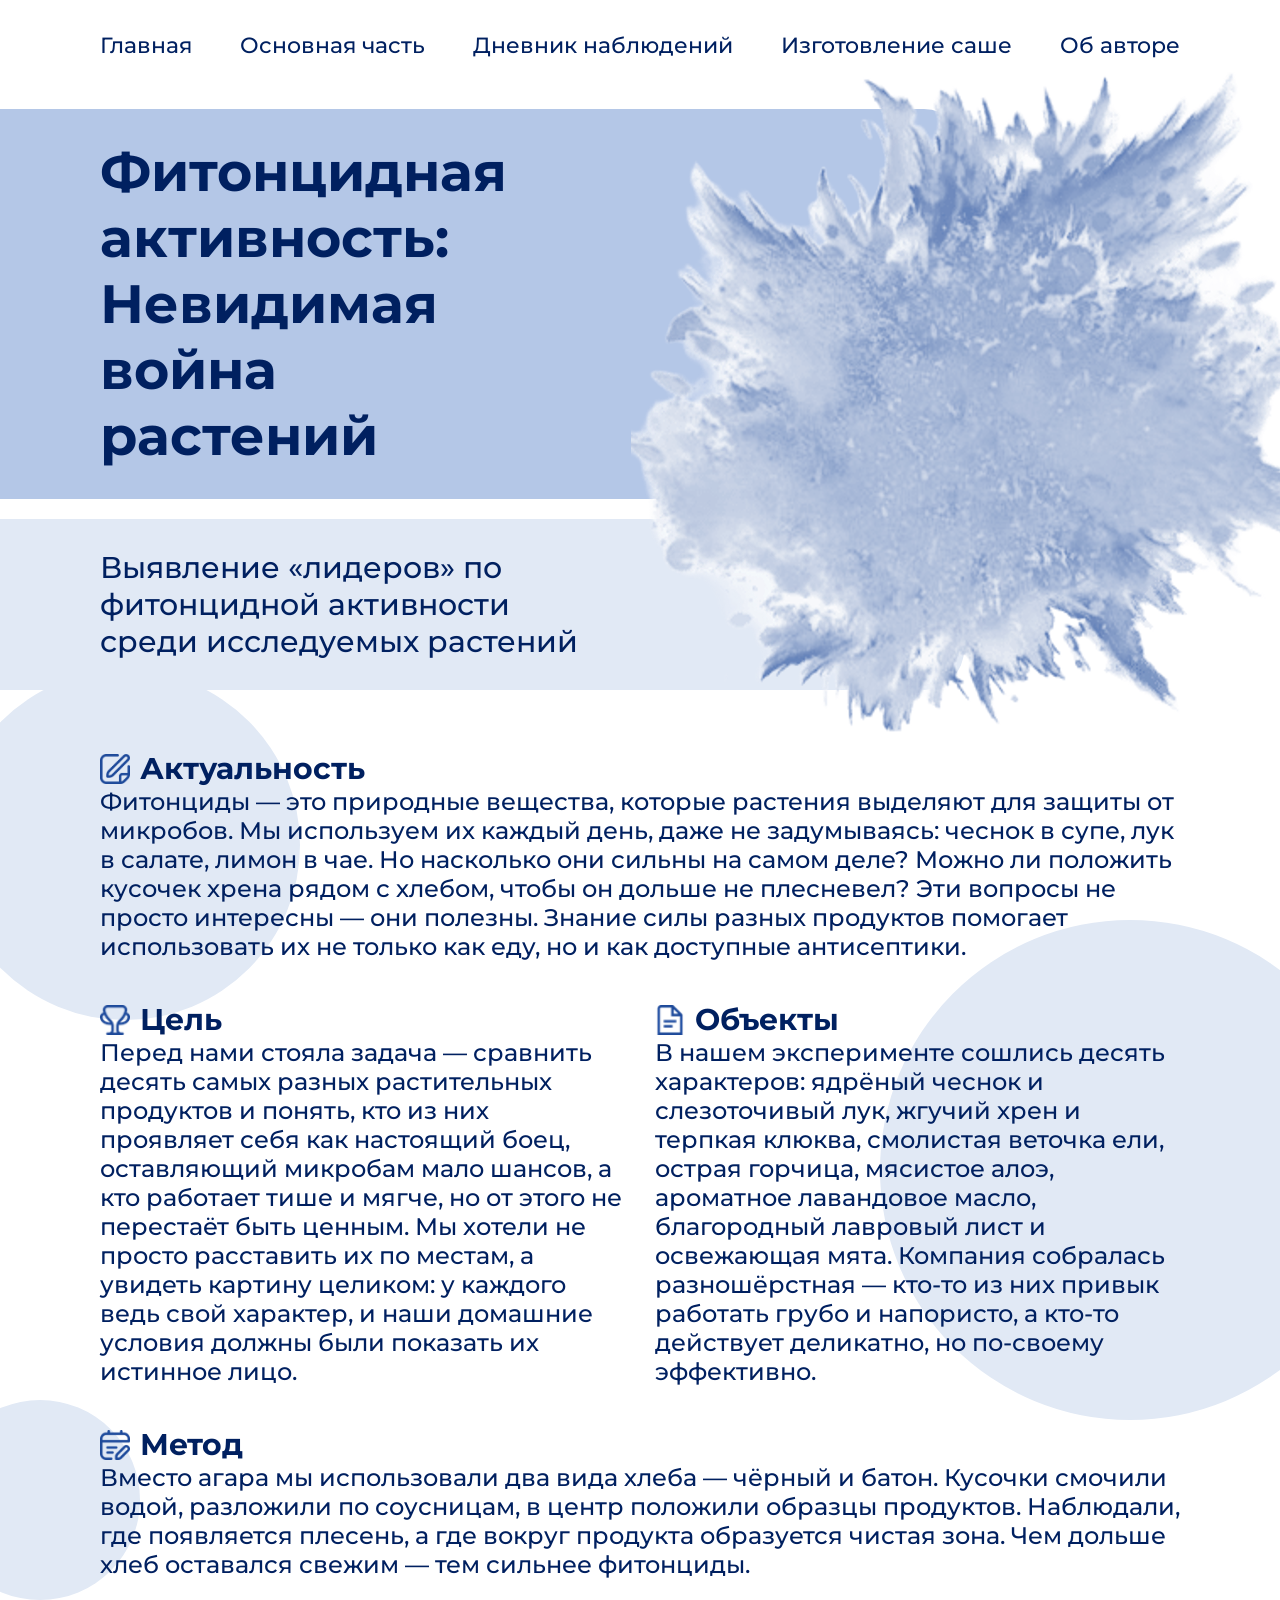
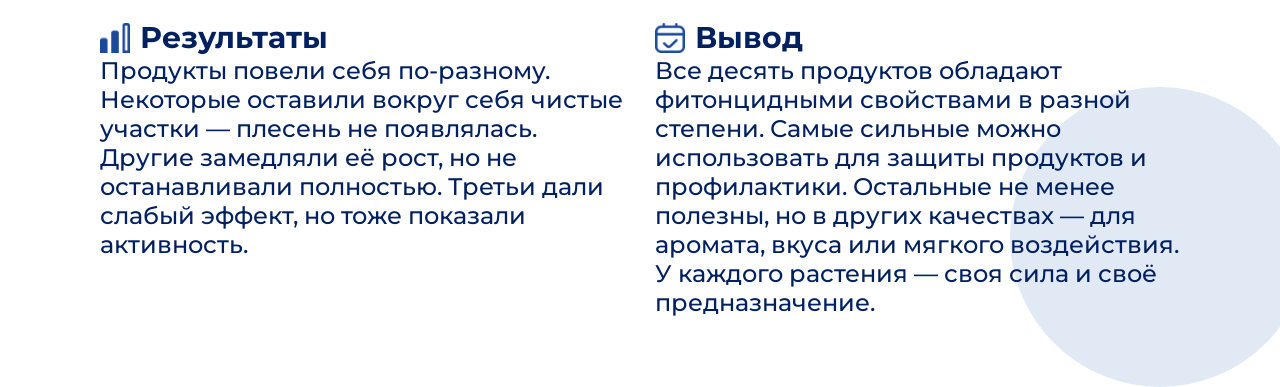
<file: index.html>
<!DOCTYPE html>
<html lang="ru">

<head>
    <meta charset="UTF-8">
    <title>Главная</title>
    <link rel="stylesheet" href="css/styles.css">
    <meta name="viewport" content="width=1200">
</head>

<body>
    <header>
        <nav>
            <ul class="header-lincs">
                <li class="header-linc"><a href="#">Главная</a></li>
                <li class="header-linc"><a href="mainPart.html">Основная часть</a></li>
                <li class="header-linc"><a href="noteboock.html">Дневник наблюдений</a></li>
                <li class="header-linc"><a href="sachet.html">Изготовление саше</a></li>
                <li class="header-linc"><a href="aboutUs.html">Об авторе</a></li>
            </ul>
        </nav>
    </header>

    <!-------------------->
    <!--СЕКЦИЯ ЗАГОЛОВОК-->
    <!-------------------->
    <section class="section-for-title">
        <div class="left">
            <div class="forH1">
                <h1 class="titleH1">
                    Фитонцидная активность: Невидимая война растений
                </h1>
            </div>
            <div class="forH3">
                <h3 class="titleH3">
                    Выявление «лидеров» по фитонцидной активности среди исследуемых растений
                </h3>
            </div>
        </div>
        <div class="right">
            <img src="img/img1.png" alt="img1">
        </div>
    </section>

    <!----------------------->
    <!--СЕКЦИЯ АКТУАЛЬНОСТЬ-->
    <!----------------------->
    <section class="section-for-actual">
        <article>
            <div class="title-with-icon">
                <img class="icon" src="img/icon1.png" alt="">
                <h2 class="titleH2">
                    Актуальность
                </h2>
            </div>
            <p class="text">
                Фитонциды — это природные вещества, которые растения выделяют для защиты от микробов. Мы используем их
                каждый день, даже не задумываясь: чеснок в супе, лук в салате, лимон в чае. Но насколько они сильны на
                самом
                деле? Можно ли положить кусочек хрена рядом с хлебом, чтобы он дольше не плесневел? Эти вопросы не
                просто
                интересны — они полезны. Знание силы разных продуктов помогает использовать их не только как еду, но и
                как
                доступные антисептики.
            </p>
        </article>
        <div class="deco1"></div>
        <div class="line">
            <article class="block">
                <div class="title-with-icon">
                    <img class="icon" src="img/icon2.png" alt="">
                    <h2 class="titleH2">
                        Цель
                    </h2>
                </div>
                <p class="text">
                    Перед нами стояла задача — сравнить десять самых разных растительных продуктов и понять, кто из них
                    проявляет себя как настоящий боец, оставляющий микробам мало шансов, а кто работает тише и мягче, но
                    от
                    этого не перестаёт быть ценным. Мы хотели не просто расставить их по местам, а увидеть картину
                    целиком:
                    у каждого ведь свой характер, и наши домашние условия должны были показать их истинное лицо.
                </p>
            </article>
            <article class="block">
                <div class="title-with-icon">
                    <img class="icon" src="img/icon3.png" alt="">
                    <h2 class="titleH2">
                        Объекты
                    </h2>
                </div>
                <p class="text">
                    В нашем эксперименте сошлись десять характеров: ядрёный чеснок и слезоточивый лук, жгучий хрен и
                    терпкая
                    клюква, смолистая веточка ели, острая горчица, мясистое алоэ, ароматное лавандовое масло,
                    благородный
                    лавровый лист и освежающая мята. Компания собралась разношёрстная — кто-то из них привык работать
                    грубо
                    и напористо, а кто-то действует деликатно, но по-своему эффективно.
                </p>
            </article>
        </div>

        <article>
            <div class="title-with-icon">
                <img class="icon" src="img/icon4.png" alt="">
                <h2 class="titleH2">
                    Метод
                </h2>
            </div>
            <p class="text">
                Вместо агара мы использовали два вида хлеба — чёрный и батон. Кусочки смочили водой, разложили по
                соусницам, в центр положили образцы продуктов. Наблюдали, где появляется плесень, а где вокруг продукта
                образуется чистая зона. Чем дольше хлеб оставался свежим — тем сильнее фитонциды.

            </p>
        </article>
        <div class="deco2"></div>
        <div class="line">
            <article class="block">
                <div class="title-with-icon">
                    <img class="icon" src="img/icon5.png" alt="">
                    <h2 class="titleH2">
                        Результаты
                    </h2>
                </div>
                <p class="text">
                    Продукты повели себя по-разному. Некоторые оставили вокруг себя чистые участки — плесень не
                    появлялась. Другие замедляли её рост, но не останавливали полностью. Третьи дали слабый эффект, но
                    тоже показали активность.
                </p>
            </article>
            <article class="block">
                <div class="title-with-icon">
                    <img class="icon" src="img/icon6.png" alt="">
                    <h2 class="titleH2">
                        Вывод
                    </h2>
                </div>
                <p class="text">
                    Все десять продуктов обладают фитонцидными свойствами в разной степени. Самые сильные можно
                    использовать для защиты продуктов и профилактики. Остальные не менее полезны, но в других качествах
                    — для аромата, вкуса или мягкого воздействия. У каждого растения — своя сила и своё предназначение.
                </p>
            </article>
        </div>
    </section>

</body>

</html>
</file>
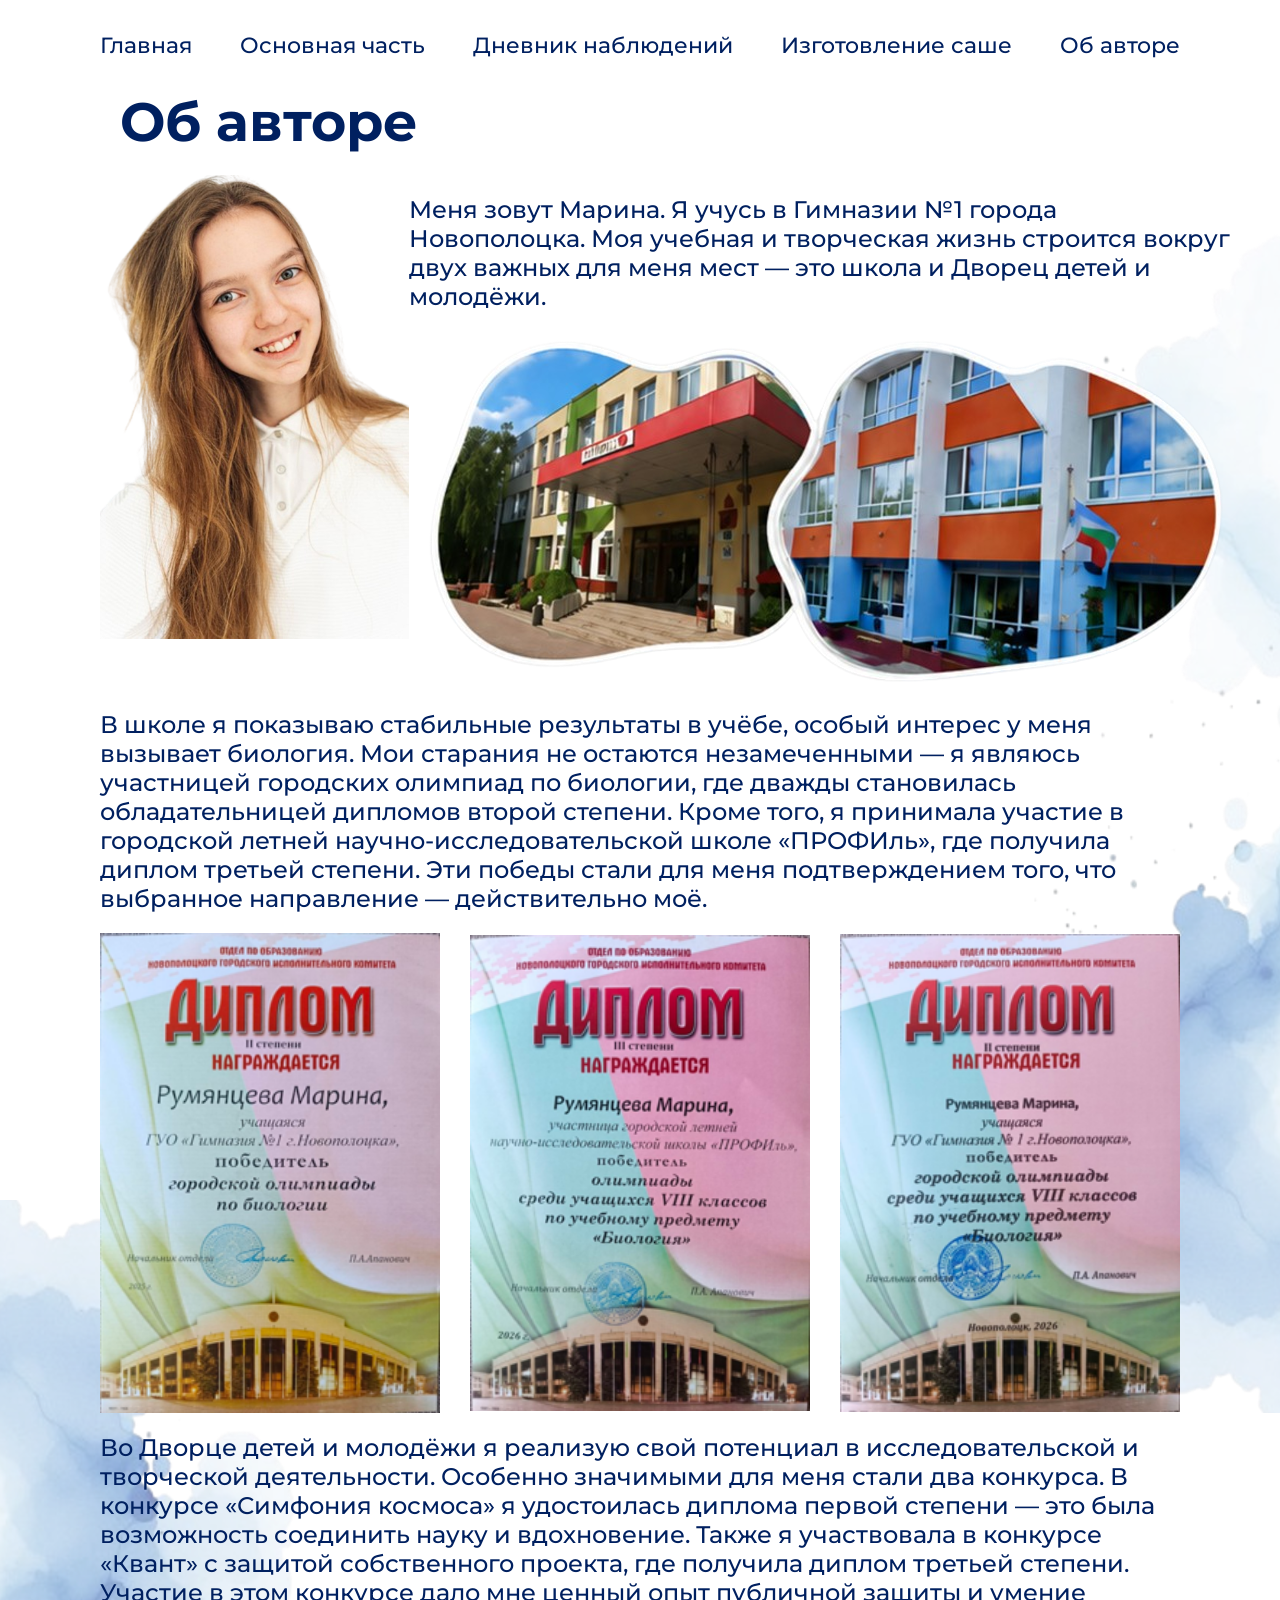
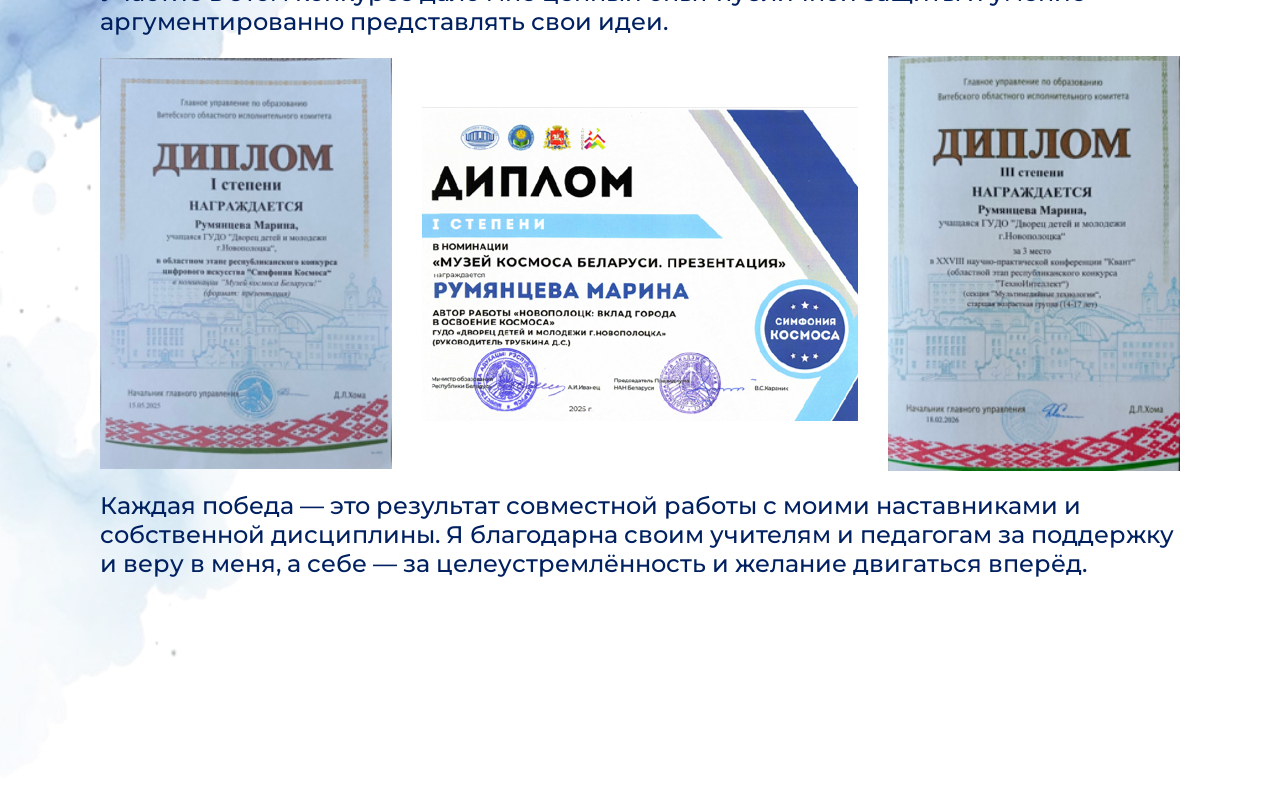
<file: aboutUs.html>
<!DOCTYPE html>
<html lang="ru">

<head>
    <meta charset="UTF-8">
    
    <meta name="viewport" content="width=1200">
    <title>Об авторе</title>
    <link rel="stylesheet" href="css/styles.css">
</head>

<body>
    <header>
        <nav>
            <ul class="header-lincs">
                <li class="header-linc"><a href="index.html">Главная</a></li>
                <li class="header-linc"><a href="mainPart.html">Основная часть</a></li>
                <li class="header-linc"><a href="noteboock.html">Дневник наблюдений</a></li>
                <li class="header-linc"><a href="sachet.html">Изготовление саше</a></li>
                <li class="header-linc"><a href="#">Об авторе</a></li>
            </ul>
        </nav>
    </header>

    <section class="about-us">
        <h1 class="titleH1">
            Об авторе
        </h1>
        
        <div class="line">
            <div >
                <img src="img/марина.png" alt="Марина Румянцева">
            </div>
            <div class="block">
                <p class="text">Меня зовут Марина. Я учусь в Гимназии №1 города Новополоцка. Моя учебная и творческая
                    жизнь строится вокруг двух важных для меня мест — это школа и Дворец детей и молодёжи.</p>
                <img src="img/гуо и гудо.png" alt="места учреждения образования">
            </div>
        </div>
        <p class="text">В школе я показываю стабильные результаты в учёбе, особый интерес у меня вызывает биология. Мои
            старания не остаются незамеченными — я являюсь участницей городских олимпиад по биологии, где дважды
            становилась обладательницей дипломов второй степени. Кроме того, я принимала участие в городской летней
            научно-исследовательской школе «ПРОФИль», где получила диплом третьей степени. Эти победы стали для меня
            подтверждением того, что выбранное направление — действительно моё.
        </p>
        <div class="images deco1">
            <img src="img/диплом 1.png" alt="">
            <img src="img/диплом 2.png" alt="">
            <img src="img/диплом 3.png" alt="">
        </div>
        <p class="text">Во Дворце детей и молодёжи я реализую свой потенциал в исследовательской и творческой
            деятельности. Особенно значимыми для меня стали два конкурса. В конкурсе «Симфония космоса» я удостоилась
            диплома первой степени — это была возможность соединить науку и вдохновение. Также я участвовала в
            конкурсе «Квант» с защитой собственного проекта, где получила диплом третьей степени. Участие в этом
            конкурсе дало мне ценный опыт публичной защиты и умение аргументированно представлять свои идеи.
        </p>
        <div class="images deco2">
            <img src="img/диплом 4.png" alt="">
            <img src="img/диплом 6.png" alt="">
            <img src="img/диплом 5.png" alt="">
        </div>
        <p class="text">Каждая победа — это результат совместной работы с моими наставниками и собственной дисциплины. Я
            благодарна своим учителям и педагогам за поддержку и веру в меня, а себе — за целеустремлённость и желание
            двигаться вперёд.
        </p>
    </section>
</body>

</html>
</file>
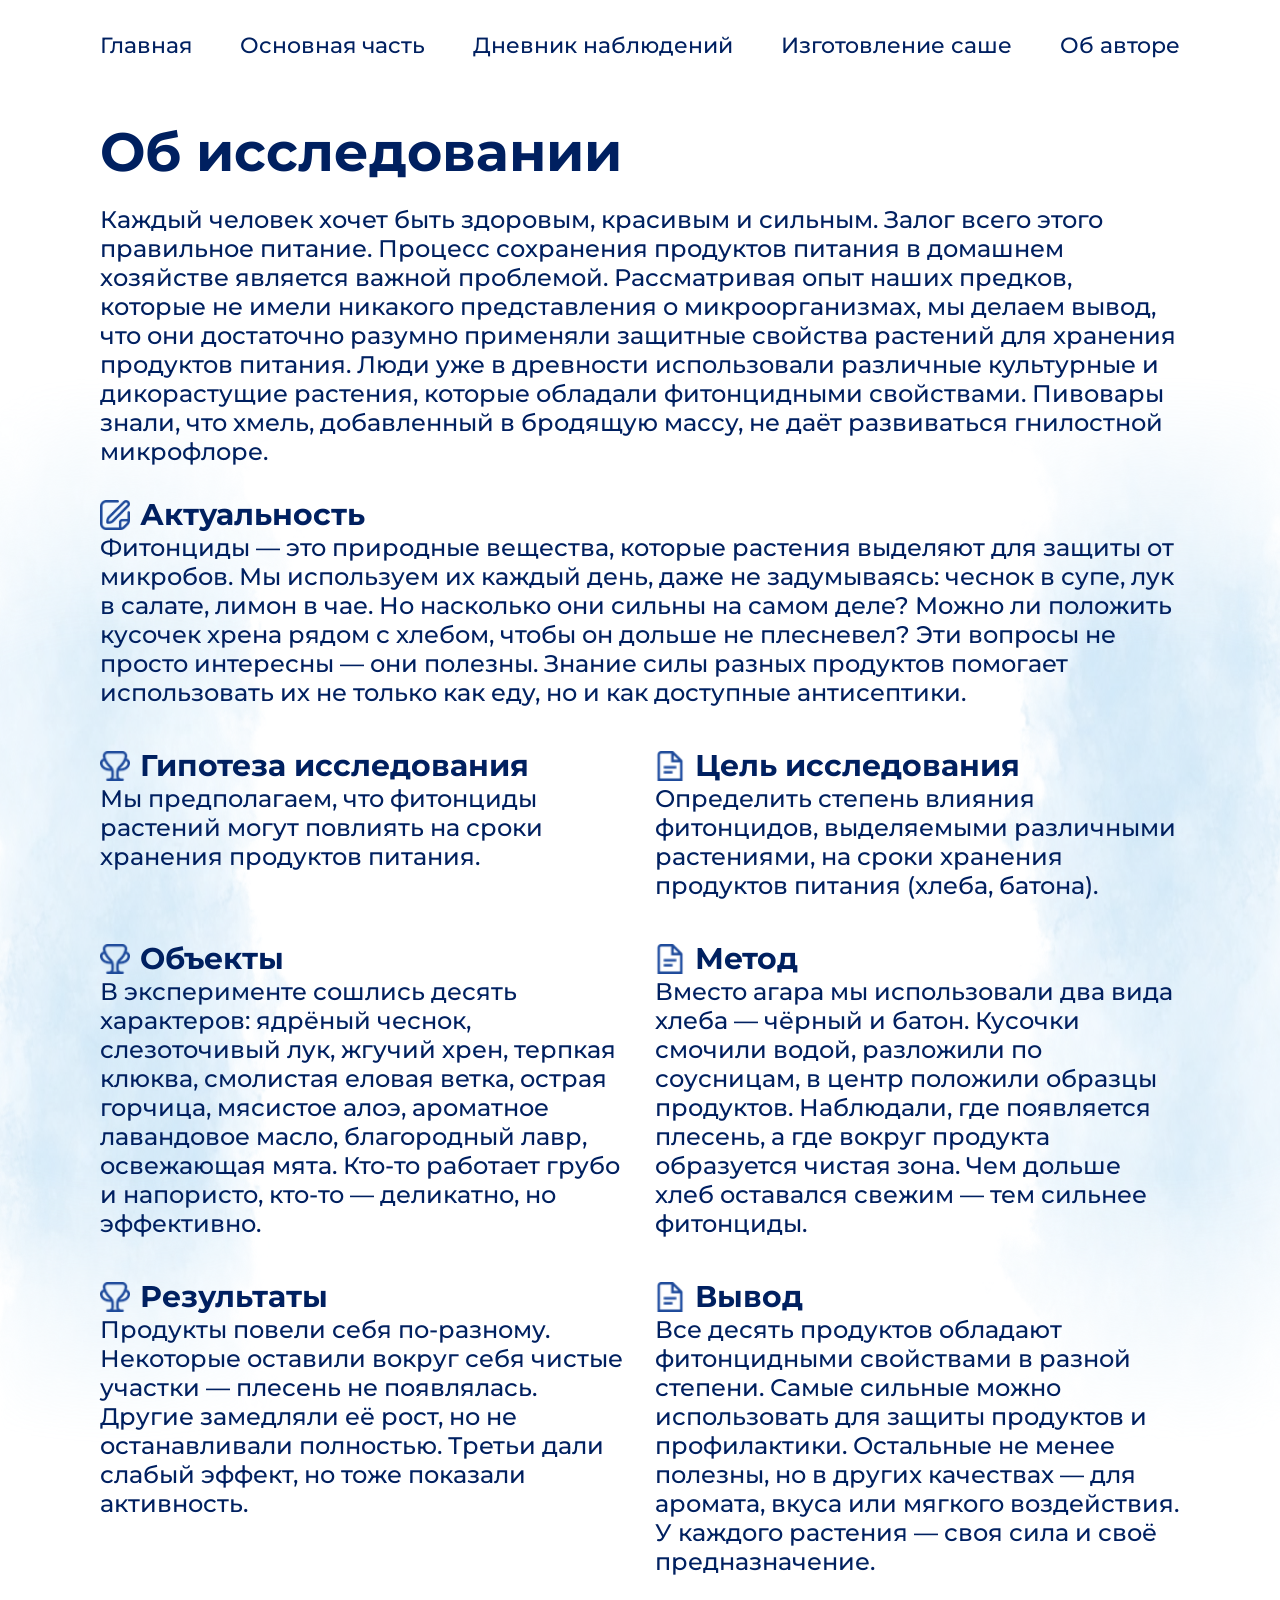
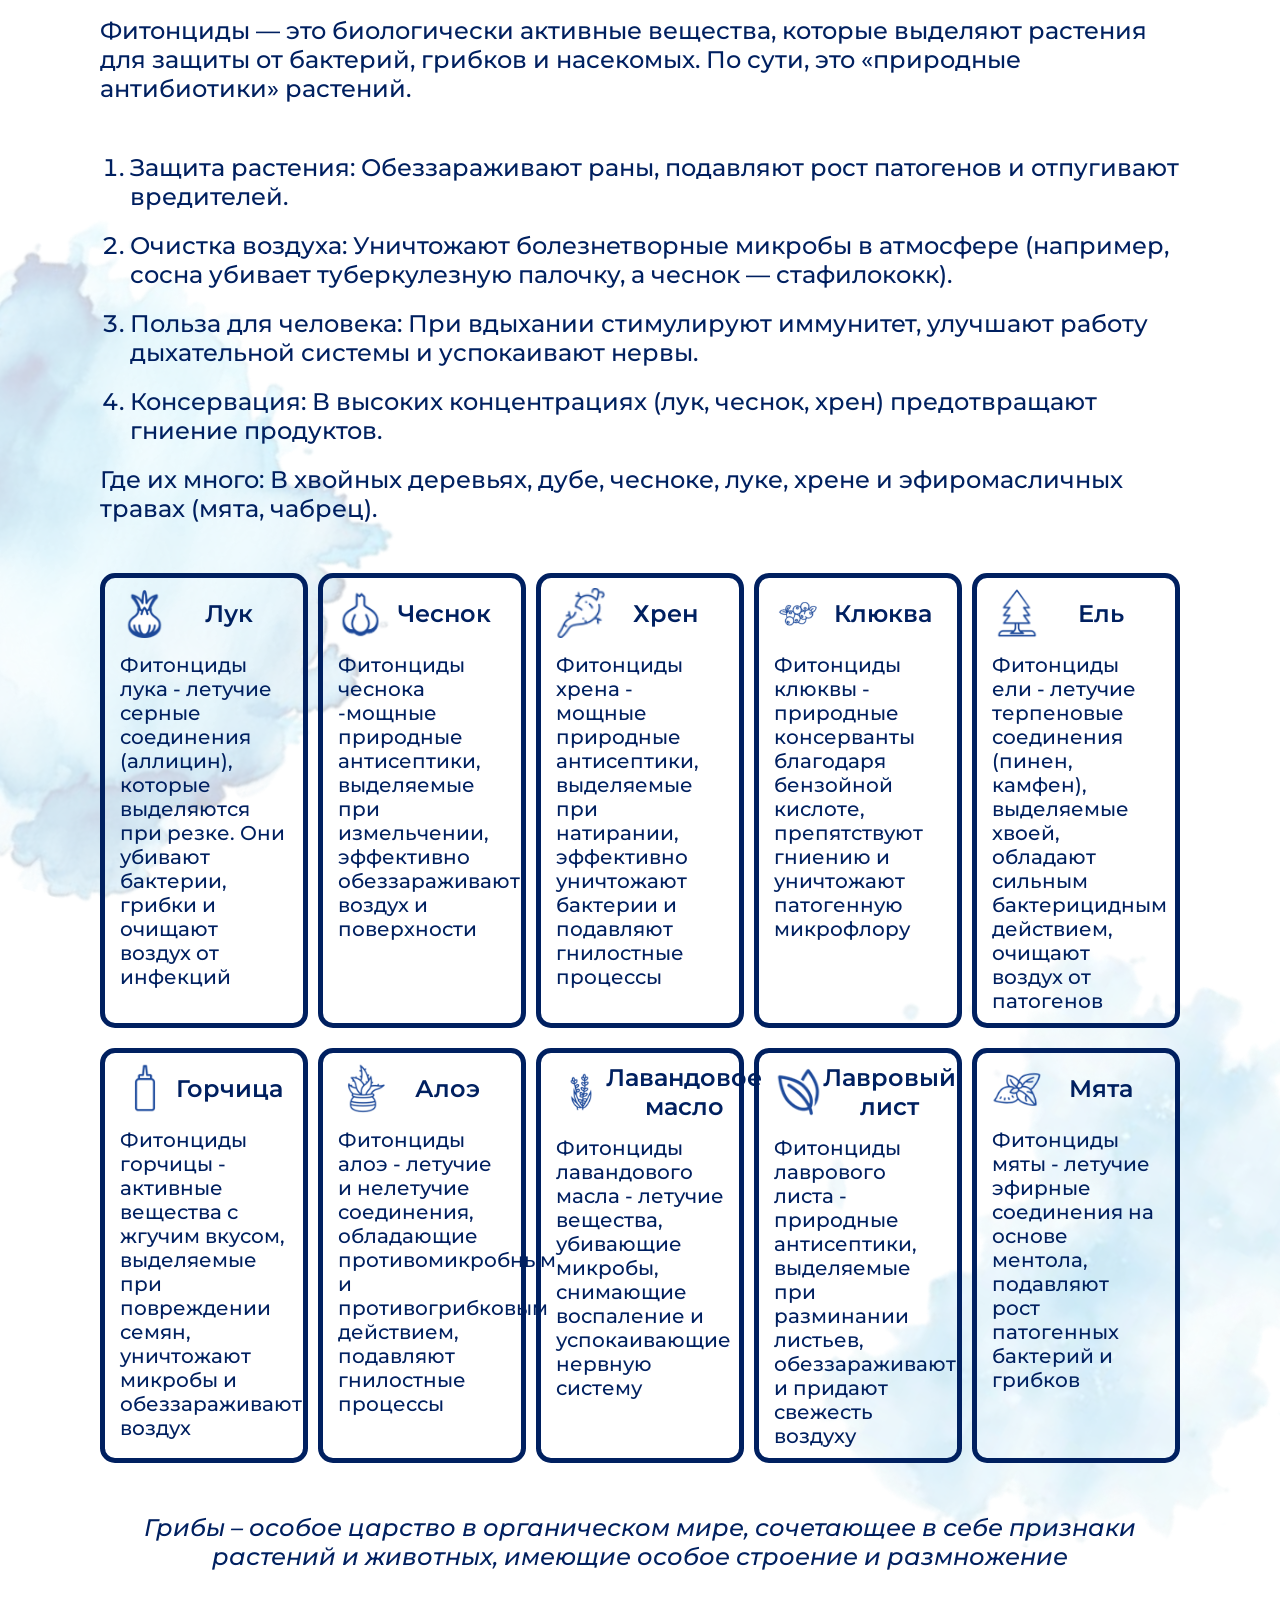
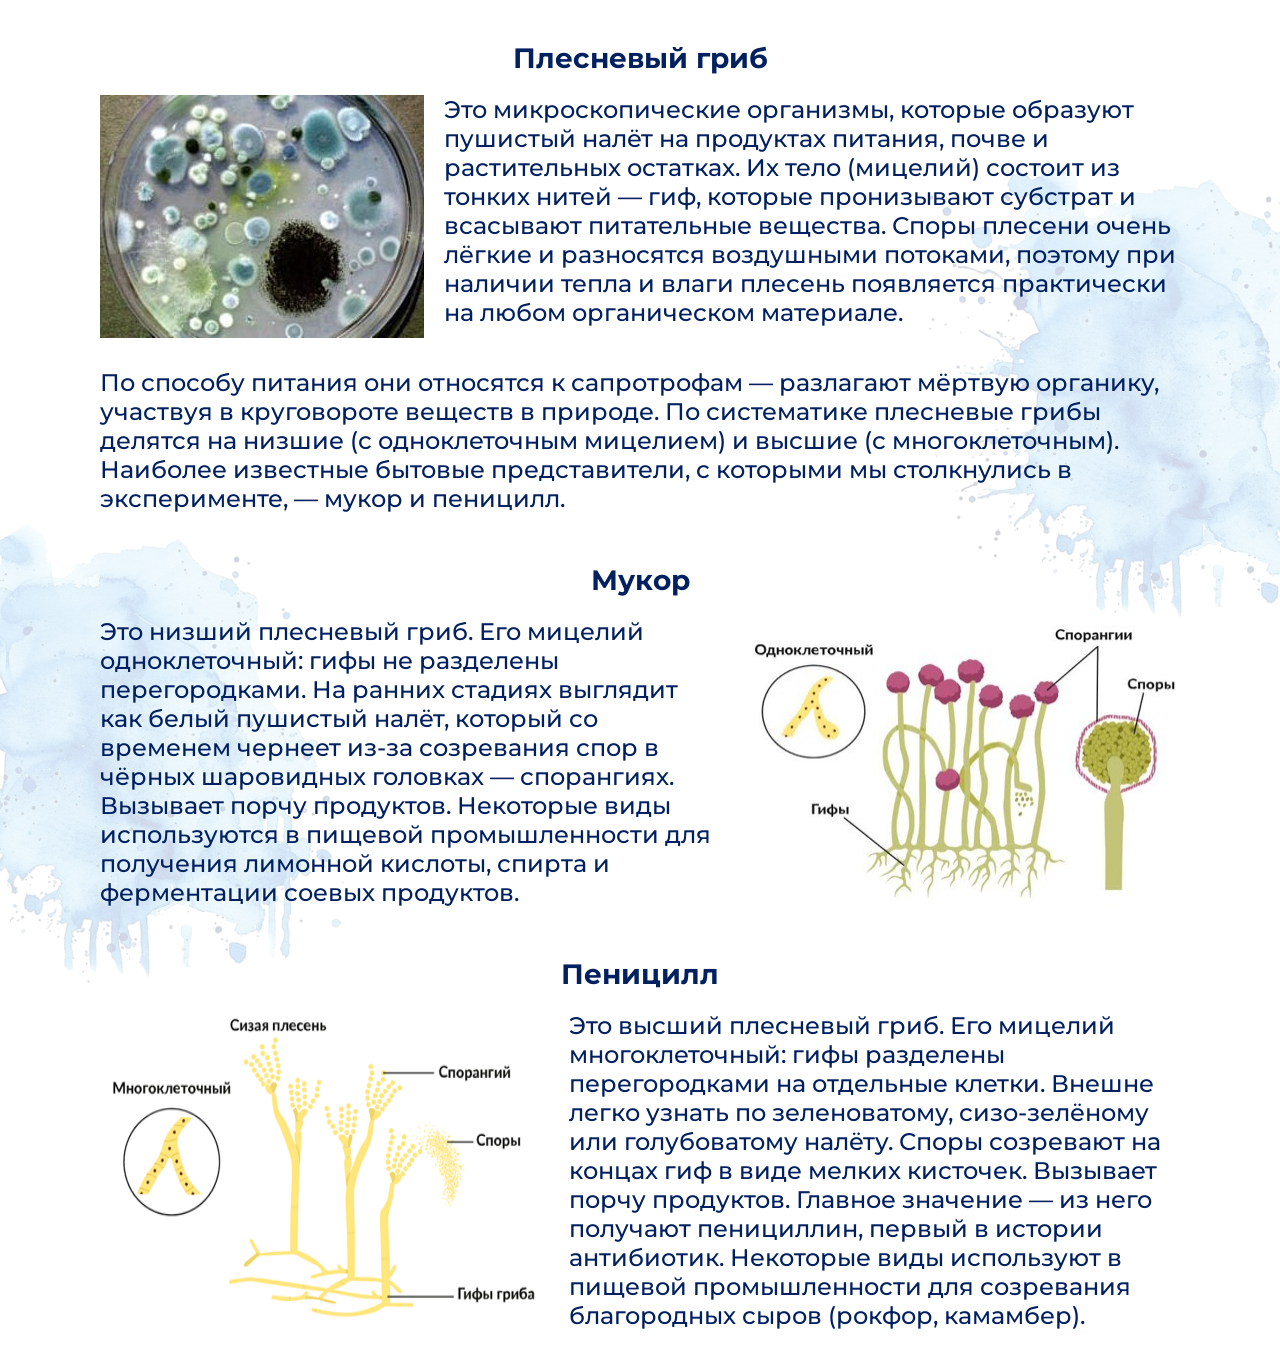
<file: mainPart.html>
<!DOCTYPE html>
<html lang="ru">

<head>
    <meta charset="UTF-8">
    
    <meta name="viewport" content="width=1200">
    <title>Основная часть</title>
    <link rel="stylesheet" href="css/styles.css">
</head>

<body>
    <header>
        <nav>
            <ul class="header-lincs">
                <li class="header-linc"><a href="index.html">Главная</a></li>
                <li class="header-linc"><a href="#">Основная часть</a></li>
                <li class="header-linc"><a href="noteboock.html">Дневник наблюдений</a></li>
                <li class="header-linc"><a href="sachet.html">Изготовление саше</a></li>
                <li class="header-linc"><a href="aboutUs.html">Об авторе</a></li>
            </ul>
        </nav>
    </header>

    <section class="section-main-part">
        <h1 class="titleH1">
            Об исследовании
        </h1>
        <p class="text">
            Каждый человек хочет быть здоровым, красивым и сильным. Залог всего этого правильное питание.
            Процесс сохранения продуктов питания в домашнем хозяйстве является важной проблемой.
            Рассматривая опыт наших предков, которые не имели никакого представления о микроорганизмах, мы делаем вывод,
            что они достаточно разумно применяли защитные свойства растений для хранения продуктов питания. Люди уже в
            древности использовали различные культурные и дикорастущие растения, которые обладали фитонцидными
            свойствами. Пивовары знали, что хмель, добавленный в бродящую массу, не даёт развиваться гнилостной
            микрофлоре.
        </p>
    </section>

    <section class="elemets">
        <article>
            <div class="title-with-icon">
                <img class="icon" src="img/icon1.png" alt="">
                <h2 class="titleH2">
                    Актуальность
                </h2>
            </div>
            <p class="text">
                Фитонциды — это природные вещества, которые растения выделяют для защиты от микробов. Мы используем их
                каждый день, даже не задумываясь: чеснок в супе, лук в салате, лимон в чае. Но насколько они сильны на
                самом деле? Можно ли положить кусочек хрена рядом с хлебом, чтобы он дольше не плесневел? Эти вопросы не
                просто интересны — они полезны. Знание силы разных продуктов помогает использовать их не только как еду,
                но и как доступные антисептики.
            </p>
        </article>
        <div class="line">
            <article class="block">
                <div class="title-with-icon">
                    <img class="icon" src="img/icon2.png" alt="">
                    <h2 class="titleH2">
                        Гипотеза исследования
                    </h2>
                </div>
                <p class="text">
                    Мы предполагаем, что фитонциды растений могут повлиять на сроки хранения продуктов питания.
                </p>
            </article>
            <article class="block">
                <div class="title-with-icon">
                    <img class="icon" src="img/icon3.png" alt="">
                    <h2 class="titleH2">
                        Цель исследования
                    </h2>
                </div>
                <p class="text">
                    Определить степень влияния фитонцидов, выделяемыми различными растениями, на сроки хранения
                    продуктов питания (хлеба, батона).
                </p>
            </article>
        </div>

        <div class="line">
            <article class="block">
                <div class="title-with-icon">
                    <img class="icon" src="img/icon2.png" alt="">
                    <h2 class="titleH2">
                        Объекты
                    </h2>
                </div>
                <p class="text">
                    В эксперименте сошлись десять характеров: ядрёный чеснок, слезоточивый лук, жгучий хрен, терпкая
                    клюква, смолистая еловая ветка, острая горчица, мясистое алоэ, ароматное лавандовое масло,
                    благородный лавр, освежающая мята. Кто-то работает грубо и напористо, кто-то — деликатно, но
                    эффективно.
                </p>
            </article>
            <article class="block">
                <div class="title-with-icon">
                    <img class="icon" src="img/icon3.png" alt="">
                    <h2 class="titleH2">
                        Метод
                    </h2>
                </div>
                <p class="text">
                    Вместо агара мы использовали два вида хлеба — чёрный и батон. Кусочки смочили водой, разложили по
                    соусницам, в центр положили образцы продуктов. Наблюдали, где появляется плесень, а где вокруг
                    продукта образуется чистая зона. Чем дольше хлеб оставался свежим — тем сильнее фитонциды.
                </p>
            </article>
        </div>

        <div class="line">
            <article class="block">
                <div class="title-with-icon">
                    <img class="icon" src="img/icon2.png" alt="">
                    <h2 class="titleH2">
                        Результаты
                    </h2>
                </div>
                <p class="text">
                    Продукты повели себя по-разному. Некоторые оставили вокруг себя чистые участки — плесень не
                    появлялась. Другие замедляли её рост, но не останавливали полностью. Третьи дали слабый эффект, но
                    тоже показали активность.
                </p>
            </article>
            <article class="block">
                <div class="title-with-icon">
                    <img class="icon" src="img/icon3.png" alt="">
                    <h2 class="titleH2">
                        Вывод
                    </h2>
                </div>
                <p class="text">
                    Все десять продуктов обладают фитонцидными свойствами в разной степени. Самые сильные можно
                    использовать для защиты продуктов и профилактики. Остальные не менее полезны, но в других качествах
                    — для аромата, вкуса или мягкого воздействия. У каждого растения — своя сила и своё предназначение.
                </p>
            </article>
        </div>
    </section>

    <section class="for-cards">
        <p class="text fortext">
            Фитонциды — это биологически активные вещества, которые выделяют растения для защиты от бактерий, грибков и
            насекомых. По сути, это «природные антибиотики» растений.
        </p>

        <ol>
            <li>Защита растения: Обеззараживают раны, подавляют рост патогенов и отпугивают вредителей.</li>
            <li>Очистка воздуха: Уничтожают болезнетворные микробы в атмосфере (например, сосна убивает туберкулезную
                палочку, а чеснок — стафилококк).</li>
            <li>Польза для человека: При вдыхании стимулируют иммунитет, улучшают работу дыхательной системы и
                успокаивают нервы.</li>
            <li>Консервация: В высоких концентрациях (лук, чеснок, хрен) предотвращают гниение продуктов.</li>
        </ol>

        <p class="text fortext">
            Где их много: В хвойных деревьях, дубе, чесноке, луке, хрене и эфиромасличных травах (мята, чабрец).
        </p>

        <div class="cards">
            <div class="line">
                <div class="card">
                    <div class="title-with-icon">
                        <img class="icon" src="img/1лук.png" alt="">
                        <h4 class="titleH4">
                            Лук
                        </h4>
                    </div>
                    <p class="text">
                        Фитонциды лука - летучие серные соединения (аллицин), которые выделяются при резке. Они убивают
                        бактерии, грибки и очищают воздух от инфекций
                    </p>
                </div>
                <div class="card">
                    <div class="title-with-icon">
                        <img class="icon" src="img/2чеснок.png" alt="">
                        <h4 class="titleH4">
                            Чеснок
                        </h4>
                    </div>
                    <p class="text">
                        Фитонциды чеснока -мощные природные антисептики, выделяемые при измельчении, эффективно
                        обеззараживают воздух и поверхности
                    </p>
                </div>
                <div class="card">
                    <div class="title-with-icon">
                        <img class="icon" src="img/3хрен.png" alt="">
                        <h4 class="titleH4">
                            Хрен
                        </h4>
                    </div>
                    <p class="text">
                        Фитонциды хрена - мощные природные антисептики, выделяемые при натирании, эффективно уничтожают
                        бактерии и подавляют гнилостные процессы
                    </p>
                </div>
                <div class="card">
                    <div class="title-with-icon">
                        <img class="icon" src="img/4клюква.png" alt="">
                        <h4 class="titleH4">
                            Клюква
                        </h4>
                    </div>
                    <p class="text">
                        Фитонциды клюквы - природные консерванты благодаря бензойной кислоте, препятствуют гниению и
                        уничтожают патогенную микрофлору
                    </p>
                </div>
                <div class="card">
                    <div class="title-with-icon">
                        <img class="icon" src="img/5ель.png" alt="">
                        <h4 class="titleH4">
                            Ель
                        </h4>
                    </div>
                    <p class="text">
                        Фитонциды ели - летучие терпеновые соединения (пинен, камфен), выделяемые хвоей, обладают
                        сильным бактерицидным действием, очищают воздух от патогенов
                    </p>
                </div>
            </div>

            <div class="line">
                <div class="card">
                    <div class="title-with-icon">
                        <img class="icon" src="img/6горчица.png" alt="">
                        <h4 class="titleH4">
                            Горчица
                        </h4>
                    </div>
                    <p class="text">
                        Фитонциды горчицы - активные вещества с жгучим вкусом, выделяемые при повреждении семян,
                        уничтожают микробы и обеззараживают воздух
                    </p>
                </div>
                <div class="card">
                    <div class="title-with-icon">
                        <img class="icon" src="img/7алоэ.png" alt="">
                        <h4 class="titleH4">
                            Алоэ
                        </h4>
                    </div>
                    <p class="text">
                        Фитонциды алоэ - летучие и нелетучие соединения, обладающие противомикробным и противогрибковым
                        действием, подавляют гнилостные процессы
                    </p>
                </div>
                <div class="card">
                    <div class="title-with-icon">
                        <img class="icon" src="img/8лаванда.png" alt="">
                        <h4 class="titleH4">
                            Лавандовое масло
                        </h4>
                    </div>
                    <p class="text">
                        Фитонциды лавандового масла - летучие вещества, убивающие микробы, снимающие воспаление и
                        успокаивающие нервную систему
                    </p>
                </div>
                <div class="card">
                    <div class="title-with-icon">
                        <img class="icon" src="img/9лавровый лист.png" alt="">
                        <h4 class="titleH4">
                            Лавровый лист
                        </h4>
                    </div>
                    <p class="text">
                        Фитонциды лаврового листа - природные антисептики, выделяемые при разминании листьев,
                        обеззараживают и придают свежесть воздуху
                    </p>
                </div>
                <div class="card">
                    <div class="title-with-icon">
                        <img class="icon" src="img/10мята.png" alt="">
                        <h4 class="titleH4">
                            Мята
                        </h4>
                    </div>
                    <p class="text">
                        Фитонциды мяты - летучие эфирные соединения на основе ментола, подавляют рост патогенных
                        бактерий и грибков
                    </p>
                </div>
            </div>
        </div>
    </section>

    <section class="mold-fungus">
        <p class="text1">
            Грибы – особое царство в органическом мире, сочетающее в себе признаки растений и животных, имеющие особое
            строение и размножение
        </p>
        <div>
            <article>
                <h3 class="titleH4">Плесневый гриб</h3>
                <div class="line">
                    <img src="img/плесневые грибы.jpg" alt="Плесневые грибы">
                    <p class="text">
                        Это микроскопические организмы, которые образуют пушистый налёт на продуктах питания, почве и
                        растительных остатках. Их тело (мицелий) состоит из тонких нитей — гиф, которые пронизывают
                        субстрат
                        и всасывают питательные вещества. Споры плесени очень лёгкие и разносятся воздушными потоками,
                        поэтому при наличии тепла и влаги плесень появляется практически на любом органическом
                        материале.
                    </p>
                </div>
            </article>
            <article>
                <p class="text">
                    По способу питания они относятся к сапротрофам — разлагают мёртвую органику, участвуя в круговороте
                    веществ в природе. По систематике плесневые грибы делятся на низшие (с одноклеточным мицелием) и
                    высшие
                    (с многоклеточным). Наиболее известные бытовые представители, с которыми мы столкнулись в
                    эксперименте,
                    — мукор и пеницилл.
                </p>
            </article>
            <article>
                <h3 class="titleH4">Мукор</h3>
                <div class="line reversed">
                    <img src="img/мукор.jpg" alt="Мукор. Схема" class="pad">
                    <p class="text">
                        Это низший плесневый гриб. Его мицелий одноклеточный: гифы не разделены перегородками. На ранних
                        стадиях выглядит как белый пушистый налёт, который со временем чернеет из-за созревания спор в
                        чёрных шаровидных головках — спорангиях. Вызывает порчу продуктов. Некоторые виды используются в
                        пищевой промышленности для получения лимонной кислоты, спирта и ферментации соевых продуктов.
                    </p>
                </div>
            </article>
            <article>
                <h3 class="titleH4">Пеницилл</h3>
                <div class="line">
                    <img src="img/пеницилл.png" alt="Пеницилл. Схема">
                    <p class="text">
                        Это высший плесневый гриб. Его мицелий многоклеточный: гифы разделены перегородками на отдельные
                        клетки. Внешне легко узнать по зеленоватому, сизо-зелёному или голубоватому налёту. Споры
                        созревают на концах гиф в виде мелких кисточек. Вызывает порчу продуктов. Главное значение — из
                        него получают пенициллин, первый в истории антибиотик. Некоторые виды используют в пищевой
                        промышленности для созревания благородных сыров (рокфор, камамбер).
                    </p>
                </div>
            </article>
        </div>
    </section>
</body>

</html>
</file>
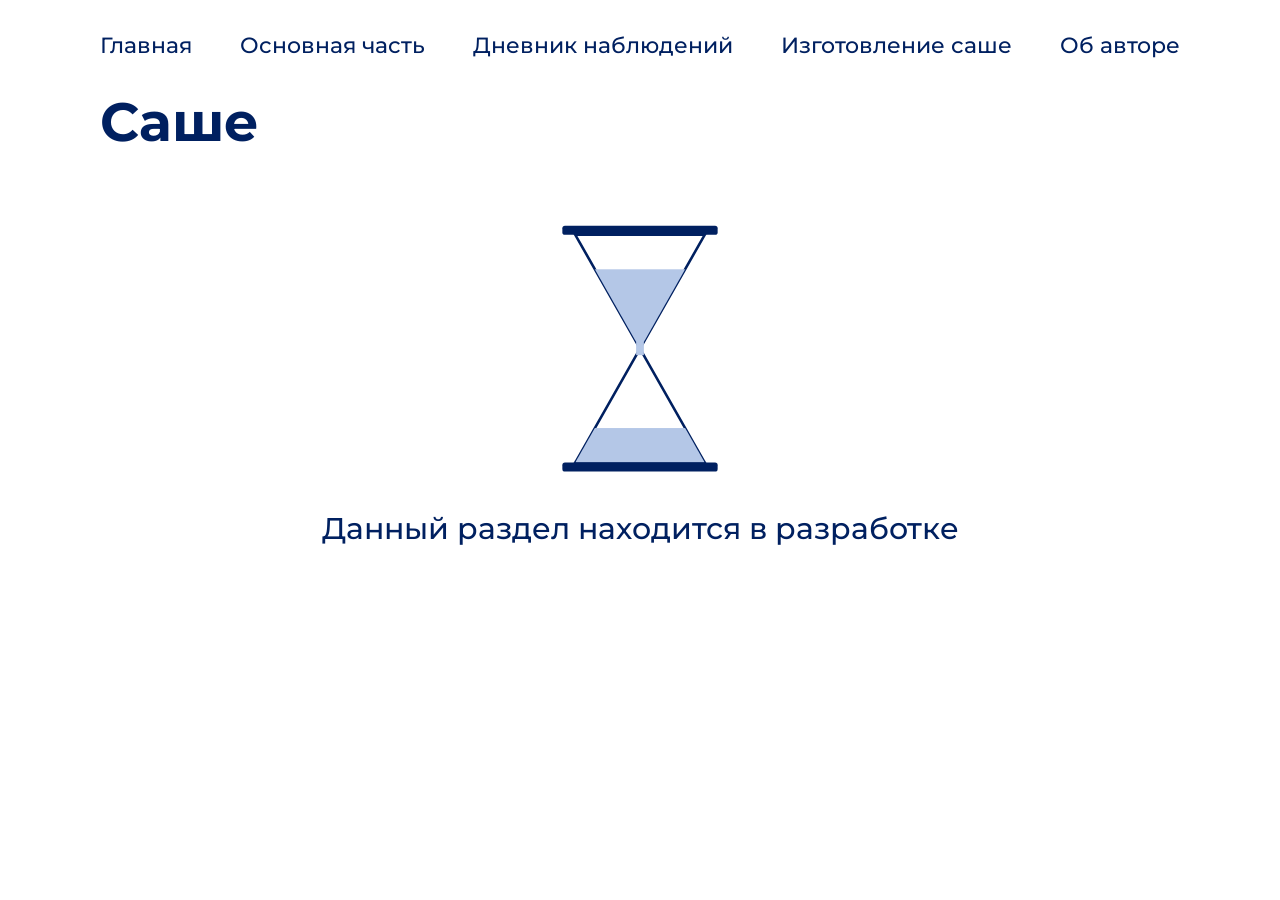
<file: sachet.html>
<!DOCTYPE html>
<html lang="ru">

<head>
    <meta charset="UTF-8">
    <meta name="viewport" content="width=1200">
    <title>Изготовление саше</title>
    <link rel="stylesheet" href="css/styles.css">
</head>

<body>
    <header>
        <nav>
            <ul class="header-lincs">
                <li class="header-linc"><a href="index.html">Главная</a></li>
                <li class="header-linc"><a href="mainPart.html">Основная часть</a></li>
                <li class="header-linc"><a href="noteboock.html">Дневник наблюдений</a></li>
                <li class="header-linc"><a href="#">Изготовление саше</a></li>
                <li class="header-linc"><a href="aboutUs.html">Об авторе</a></li>
            </ul>
        </nav>
    </header>

    <section class="sachet">
        <h1 class="titleH1">Саше</h1>
        <div class="center">
            <svg width="440" height="355" viewBox="0 0 340 255" xmlns="http://www.w3.org/2000/svg">
                <defs>
                    <clipPath id="topTri">
                        <polygon points="120,52 220,52 170,140" />
                    </clipPath>
                    <clipPath id="bottomTri">
                        <polygon points="120,228 220,228 170,140" />
                    </clipPath>
                </defs>

                <g>
                    <animateTransform attributeName="transform" type="rotate"
                        values="0 170 140;0 170 140;180 170 140;180 170 140;360 170 140" keyTimes="0;0.444;0.5;0.944;1"
                        dur="9s" repeatCount="indefinite" />

                    <rect x="110" y="45" width="120" height="7" rx="2" fill="#002060" />
                    <rect x="110" y="228" width="120" height="7" rx="2" fill="#002060" />
                    <path d="M120,52 L220,52 L170,140 L120,228 L220,228 L170,140 Z" fill="none" stroke="#002060"
                        stroke-width="2" />

                    <rect x="120" y="52" width="100" height="88" clip-path="url(#topTri)" fill="#B4C7E7">
                        <animate attributeName="y" values="52;140;140;52;52;52" keyTimes="0;0.444;0.5;0.5005;0.944;1"
                            dur="9s" repeatCount="indefinite" />
                        <animate attributeName="height" values="88;0;0;88;88" keyTimes="0;0.444;0.5;0.944;1" dur="9s"
                            repeatCount="indefinite" />
                    </rect>

                    <rect x="120" y="228" width="100" height="0" clip-path="url(#bottomTri)" fill="#B4C7E7">
                        <animate attributeName="y" values="228;140;140" keyTimes="0;0.444;1" dur="9s"
                            repeatCount="indefinite" />
                        <animate attributeName="height" values="0;88;88;0;0" keyTimes="0;0.444;0.5;0.944;1" dur="9s"
                            repeatCount="indefinite" />
                    </rect>

                    <rect x="167" y="135" width="6" height="10" fill="#B4C7E7">
                        <animate attributeName="opacity" values="1;1;0;0;1;1;0;0"
                            keyTimes="0;0.444;0.445;0.5;0.501;0.944;0.945;1" dur="9s" repeatCount="indefinite" />
                    </rect>
                </g>
            </svg>

            <p class="titleH3">Данный раздел находится в разработке</p>
        </div>
    </section>
</body>

</html>
</file>
<file: css/styles.css>
@import url('https://fonts.googleapis.com/css2?family=Montserrat:ital,wght@0,100..900;1,100..900&display=swap');

:root {
    --light-blue: #B4C7E7;
    --white-blue: #E1E9F5;
    --white: #fff;
    --dark-blue: #002060;
}

* {
    margin: 0;
    padding: 0;
}

body {
    padding: 0 100px;
    color: var(--dark-blue);
    font-family: "Montserrat", sans-serif;
    font-size: 24px;
    font-weight: 500;
    overflow-x: hidden;
}

nav {
    position: relative;
    z-index: 10;
}

.header-lincs {
    margin: 30px 0;
    list-style-type: none;
    display: flex;
    align-items: center;
    justify-content: space-between;
}

.header-lincs a {
    color: var(--dark-blue);
    text-decoration: none;
    font-family: "Montserrat", sans-serif;
    font-size: 22px;
}

.section-for-title {
    margin-top: 50px;
    display: flex;
}

.section-for-title .left {
    width: 80%;
}

.section-for-title .right {
    width: 20%;
}

.titleH1 {
    font-size: 54px;
    z-index: 1;
}

.titleH2 {
    font-size: 30px;
}

.titleH3 {
    font-size: 30px;
    font-weight: 500;
    z-index: 1;
}

.forH1 {
    background-color: var(--light-blue);
    border-radius: 0 40px 40px 0;
    padding: 30px 400px 30px 100px;
    margin-bottom: 20px;
    margin-left: -100px;
}

.forH3 {
    background-color: var(--white-blue);
    border-radius: 0 40px 40px 0;
    padding: 30px 350px 30px 100px;
    margin-left: -100px;
}

.right img {
    z-index: 2;
    margin-left: -333px;
    margin-top: -115px;
}

.title-with-icon {
    display: flex;
    align-items: center;
}

.icon {
    width: 30px;
    height: 30px;
    margin-right: 10px;
}

.line {
    display: flex;
}

.line .block {
    margin-top: 40px;
    margin-bottom: 40px;
    flex: 1;
}

.line .block:first-child {
    padding-right: 15px;
}

.line .block:last-child {
    padding-left: 15px;
}

.section-for-actual {
    position: relative;
}

.section-for-actual .deco1::after,
.section-for-actual .deco2::after,
.section-for-actual .deco1::before,
.section-for-actual .deco2::before {
    position: absolute;
    content: "";
    width: 350px;
    height: 350px;
    background-color: var(--white-blue);
    z-index: -1;
    border-radius: 50%;

}

.section-for-actual .deco1::after {
    top: -80px;
    left: -150px;
}

.section-for-actual .deco2::after {
    top: 170px;
    right: -200px;
    width: 500px;
    height: 500px;
}

.section-for-actual .deco1::before {
    top: 650px;
    left: -160px;
    width: 200px;
    height: 200px;
}

.section-for-actual .deco2::before {
    bottom: -30px;
    right: -130px;
    width: 300px;
    height: 300px;
}

.about-us .text {
    margin: 20px 0;
}

.images {
    display: flex;
    align-items: center;
    justify-content: space-between;
}

.images img {
    width: 100%;
    padding: 0 30px;
}

.images img:first-child,
.images img:last-child {
    padding: 0;
}

.about-us .line .block {
    display: flex;
    flex-direction: column;
    align-items: center;
    margin: 0;
    padding: 0;
}

.about-us .titleH1 {
    margin: 20px;
}

.about-us .deco1 {
    position: relative;
}

.about-us .deco1::after,
.about-us .deco2::after {
    content: "";
    background-image: url(../img/img2.png);
    width: 300px;
    height: 1200px;
    position: absolute;
    z-index: -1;
}

.about-us .deco1::after {
    right: -100px;
    bottom: 0;
}

.about-us .deco2::after {
    left: 0;
    top: 1200px;
    rotate: 180deg;
}

.sachet .center {
    display: flex;
    flex-direction: column;
    align-items: center;
}

.cards .line {
    margin: 20px 0;
    display: flex;
    flex: 5;
    gap: 10px;
}

.card {
    border: 5px solid var(--dark-blue);
    border-radius: 15px;
    padding: 10px 15px;
    flex: 1;
    min-width: 0;
}

.card .title-with-icon {
    justify-content: space-between;
    margin: 0 0 15px 0;
}

.card .title-with-icon .titleH4 {
    width: 100%;
    text-align: center;
    font-weight: 600;
}

.card .text {
    font-size: 20px;
}

.card .icon {
    width: 50px;
    height: 50px;
    margin: 0;
}

.for-cards ol {
    margin: 20px 0 20px 30px;
}

.for-cards ol li {
    margin-bottom: 20px;
}

.for-cards .fortext {
    margin-bottom: 50px;
}

.section-main-part {
    padding: 30px 0;
    position: relative;
}

.section-main-part .titleH1 {
    margin-bottom: 20px;
}

.elemets .line .block {
    margin-bottom: 0;
}

.for-cards {
    margin-top: 40px;
    position: relative;
}

.section-main-part::before,
.section-main-part::after {
    content: "";
    position: absolute;
    width: 414px;
    height: 1268px;
    z-index: -1;
    background: url(../img/img3.png);
    background-size: contain;
    background-repeat: no-repeat;

    mask-image: radial-gradient(circle, black 40%, transparent 80%);
    -webkit-mask-image: radial-gradient(circle, black 40%, transparent 80%);
}

.section-main-part::before {
    left: -193px;
    top: 187px;
}

.section-main-part::after {
    right: -200px;
    top: 187px;
    rotate: 180deg;
}

.for-cards::after,
.for-cards::before {
    content: "";
    position: absolute;

    z-index: -1;
    background-size: contain;
    background-repeat: no-repeat;
}

.for-cards::after {
    background: url(../img/img4.png);
    left: -440px;
    rotate: 15deg;
    top: 95px;
    width: 770px;
    height: 770px;
}

.for-cards::before {
    background: url(../img/img5.png);
    right: -193px;
    bottom: -70px;
    width: 790px;
    height: 800px;
    rotate: 10deg
}

.mold-fungus article {
    margin-bottom: 30px;
    display: flex;
    flex-direction: column;
    align-items: center;
}

.reversed {
    flex-direction: row-reverse;
}

.mold-fungus .titleH4 {
    margin: 20px 0;
}

.mold-fungus img {
    margin: 0 20px 0 0;
}

.pad {
    margin: 0 0 0 20px !important;
}

.mold-fungus .text1 {
    margin: 50px 0;
    font-style: italic;
    text-align: center;
}

.mold-fungus {
    position: relative;
}

.mold-fungus::after,
.mold-fungus::before {
    content: "";
    background: url(../img/img6.png);
    z-index: -1;
    background-size: contain;
    background-repeat: no-repeat;
    width: 500px;
    height: 500px;
    position: absolute;
}

.mold-fungus::after {
    bottom: 330px;
    left: -226px;
}

.mold-fungus::before {
    bottom: 690px;
    right: -226px;
}

.noteboock img,
.control1 img {
    height: 430px;
    margin-right: 63px;
    margin-left: 60px;
}

.noteboock .titleH1,
.control1 .titleH1 {
    margin-bottom: 30px;
}

.line i {
    display: flex;
    flex-direction: column;
    gap: 10px;
    margin: 20px 0;
}

.plan .titleH3 {
    font-weight: 600;
    margin-bottom: 15px;
    margin-top: 30px;
}

.plan ol {
    margin-left: 30px;
    margin-bottom: 30px;
}

.plan li {
    padding-bottom: 10px;
}

.forPlan .line {
    display: flex;
    gap: 20px;
}

.forPlan .line>p,
.forPlan .line>article {
    flex: 1;
    min-width: 0;
}

.forPlan .text2 {
    margin-bottom: 30px;
}

.forPlan ul {
    margin-left: 25px;
    margin-bottom: 30px;
}

.control1 {
    margin-top: 50px;
}

.block-cards img {
    margin: 0;
    height: auto;
}

.block-cards .line {
    display: flex;
    gap: 15px;
    margin-bottom: 15px;
}

.block-cards .line img {
    flex: 1;
    min-width: 0;
    height: 320px;
    object-fit: cover;
    cursor: pointer;
}

.block-cards {
    margin-top: 30px;
}

.modal-overlay {
    display: none;
    position: fixed;
    inset: 0;
    background: rgba(0, 32, 96, 0.75);
    backdrop-filter: blur(20px);
    -webkit-backdrop-filter: blur(20px);
    align-items: center;
    justify-content: center;
    z-index: 100;
}

.modal-overlay.active {
    display: flex;
}

.modal-box {
    position: relative;
    width: 90%;
    max-width: 960px;
    max-height: 85vh;
    overflow-y: auto;
    padding: 30px 60px 50px;
}

.modal-img {
    height: 520px;
    object-fit: cover;
    float: left;
    margin: 0 30px 20px 0;
}

.modal-title {
    color: var(--white);
    font-size: 48px;
    font-weight: 600;
    text-align: center;
    margin-bottom: 30px;
    padding-top: 10px;
}

.modal-content .text,
.modal-box .text {
    color: var(--white);
    font-size: 20px;
    line-height: 1.6;
}

.modal-close {
    position: fixed;
    top: 25px;
    right: 30px;
    background: rgba(255, 255, 255, 0.15);
    color: var(--white);
    border: none;
    border-radius: 50%;
    width: 40px;
    height: 40px;
    font-size: 24px;
    line-height: 1;
    cursor: pointer;
    z-index: 101;
}

.chart-legend {
    display: flex;
    gap: 16px;
    margin-bottom: 12px;
    font-size: 14px;
    color: var(--dark-blue);
    font-family: "Montserrat", sans-serif;
}

.chart-legend span {
    display: flex;
    align-items: center;
    gap: 6px;
}

.chart-legend .dot {
    width: 10px;
    height: 10px;
    border-radius: 2px;
}

.graf {
    display: flex;
    flex-direction: column;
    align-items: center;
    margin: 50px 0;
}

.graf .titleH2 {
    margin-bottom: 15px;
}

.line canvas {
    height: 350px !important;
}
</file>
